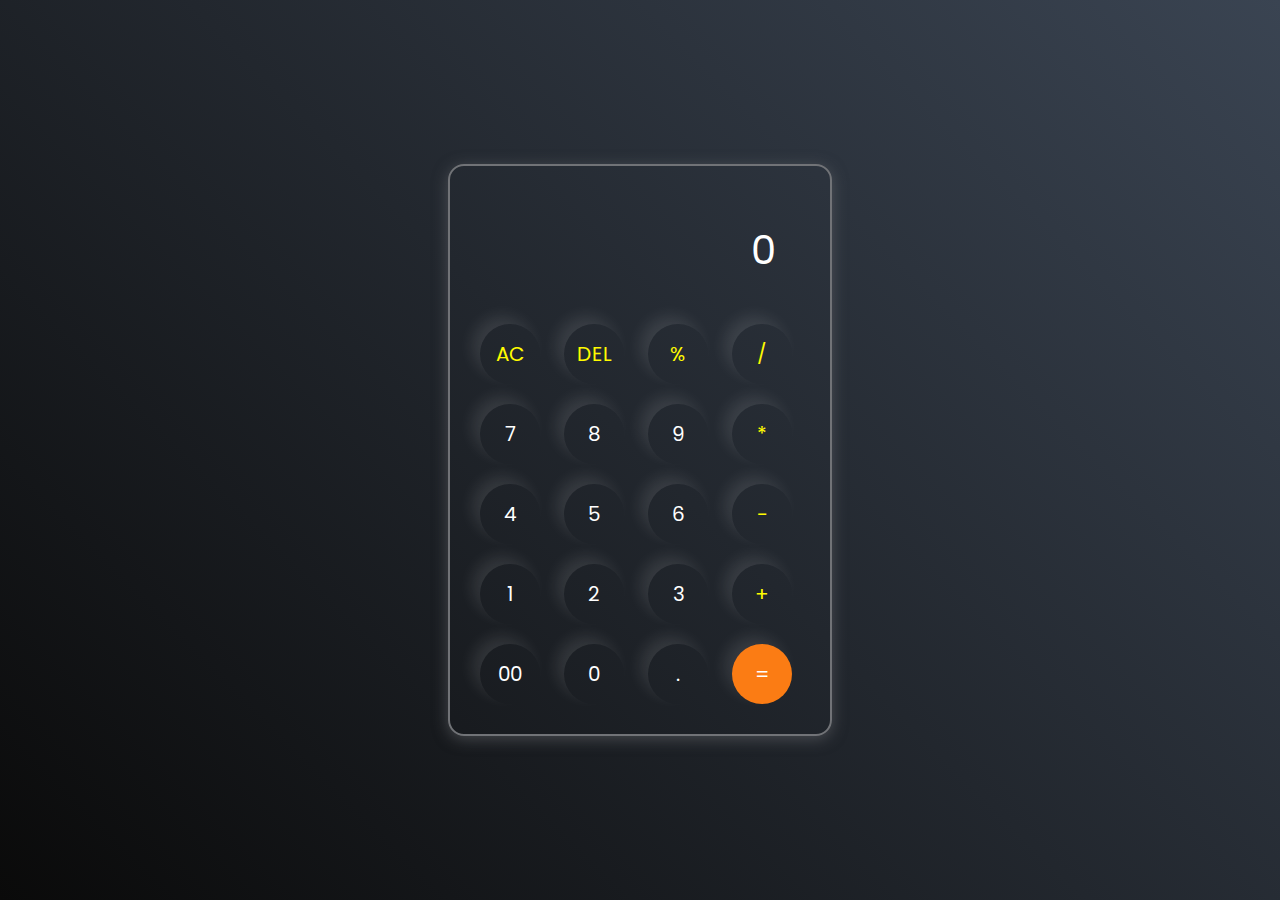
<file: v2/index.html>
<!DOCTYPE html>
<html lang="en">

<head>
    <meta charset="UTF-8" />
    <meta http-equiv="X-UA-Compatible" content="IE=edge" />
    <meta name="viewport" content="width=device-width, initial-scale=1.0" />
    <link rel="stylesheet" href="style.css" />
    <title>Calculator - By Code Traversal</title>
</head>

<body>
    <div class="container">
        <div class="calculator">
            <input type="text" id="inputBox" placeholder="0" />
            <div>
                <button class="button operator">AC</button>
                <button class="button operator">DEL</button>
                <button class="button operator">%</button>
                <button class="button operator">/</button>
            </div>
            <div>
                <button class="button">7</button>
                <button class="button">8</button>
                <button class="button">9</button>
                <button class="button operator">*</button>
            </div>
            <div>
                <button class="button">4</button>
                <button class="button">5</button>
                <button class="button">6</button>
                <button class="button operator">-</button>
            </div>
            <div>
                <button class="button">1</button>
                <button class="button">2</button>
                <button class="button">3</button>
                <button class="button operator">+</button>
            </div>

            <div>
                <button class="button">00</button>
                <button class="button">0</button>
                <button class="button">.</button>
                <button class="button equalBtn">=</button>
            </div>
        </div>
    </div>

    <script src="script.js"></script>
</body>

</html>

<!-- Coded By - CodeTraversal-->
</file>
<file: v2/style.css>
@import url('https://fonts.googleapis.com/css2?family=Poppins:wght@500&display=swap');

* {
    margin: 0;
    padding: 0;
    box-sizing: border-box;
    font-family: 'Poppins', sans-serif;
}

body {
    width: 100%;
    height: 100vh;
    display: flex;
    justify-content: center;
    align-items: center;
    background: linear-gradient(45deg, #0a0a0a, #3a4452);
}

.calculator {
    border: 2px solid #717377;
    padding: 20px;
    border-radius: 16px;
    background: transparent;
    box-shadow: 0px 3px 15px rgba(113, 115, 119, 0.5);

}

input {
    width: 320px;
    border: none;
    padding: 24px;
    margin: 10px;
    background: transparent;
    box-shadow: 0px 3px 15px rgbs(84, 84, 84, 0.1);
    font-size: 40px;
    text-align: right;
    cursor: pointer;
    color: #ffffff;
}

input::placeholder {
    color: #ffffff;
}

button {
    border: none;
    width: 60px;
    height: 60px;
    margin: 10px;
    border-radius: 50%;
    background: transparent;
    color: #ffffff;
    font-size: 20px;
    box-shadow: -8px -8px 15px rgba(255, 255, 255, 0.1);
    cursor: pointer;
}

.equalBtn {
    background-color: #fb7c14;
}


.operator {
    color: #fffb00;
}
</file>
